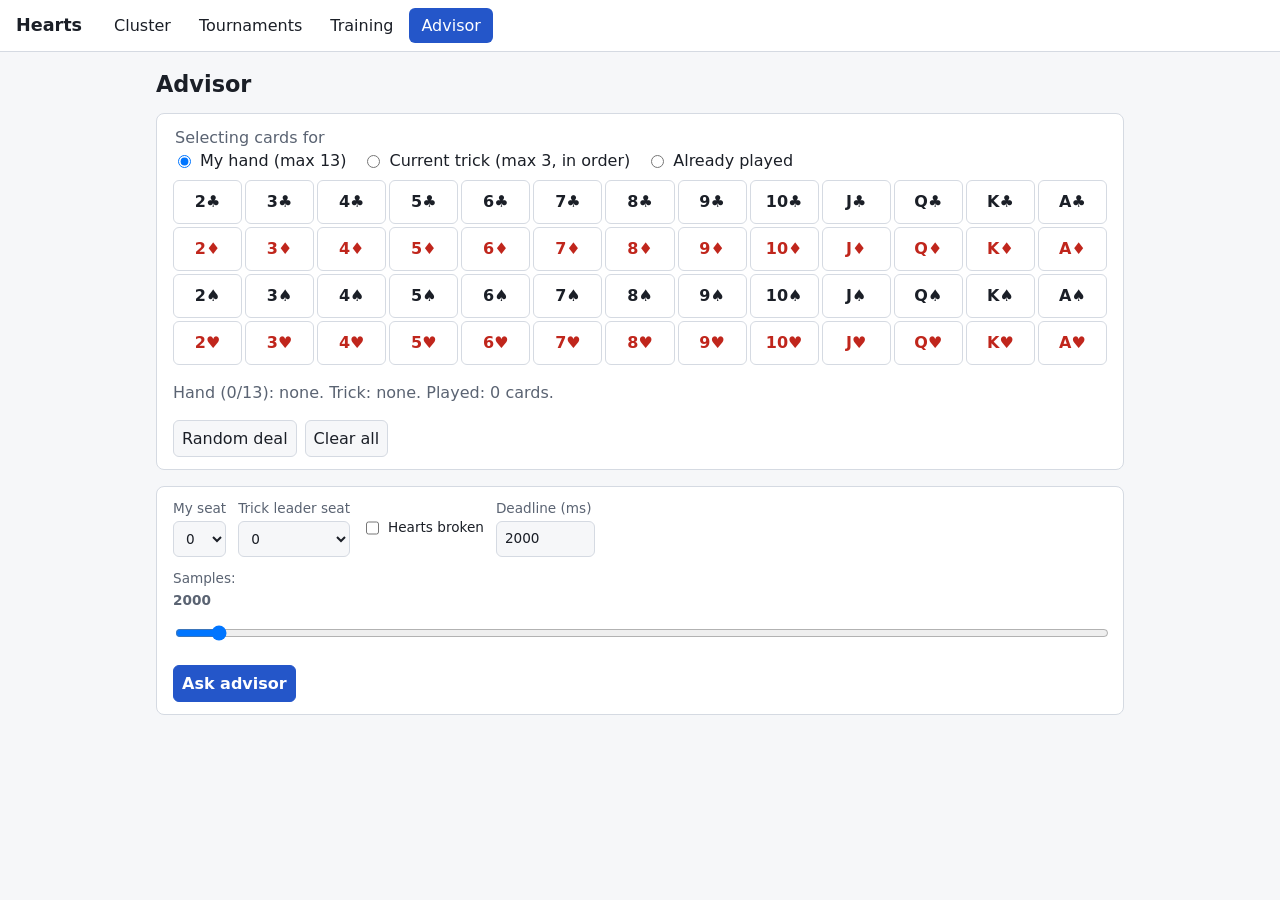
<file: web/advisor.html>
<!doctype html>
<!-- Advisor page: card picker, parameters, and expected-points results. Logic lives in app.js (page "advisor"). -->
<html lang="en">
<head>
<meta charset="utf-8">
<meta name="viewport" content="width=device-width, initial-scale=1">
<meta name="color-scheme" content="light dark">
<title>Hearts Advisor</title>
<link rel="icon" href="data:,">
<link rel="stylesheet" href="style.css">
</head>
<body data-page="advisor">
<header class="top"><strong>Hearts</strong><nav id="nav" aria-label="Main"></nav></header>
<main>
  <h1>Advisor</h1>
  <section class="panel" aria-label="Card picker">
    <fieldset class="modes" style="border:0;padding:0;margin:0 0 8px">
      <legend class="muted">Selecting cards for</legend>
      <label><input type="radio" name="mode" value="hand" checked> My hand (max 13)</label>
      <label><input type="radio" name="mode" value="trick"> Current trick (max 3, in order)</label>
      <label><input type="radio" name="mode" value="played"> Already played</label>
    </fieldset>
    <div class="deck" id="deck"></div>
    <p class="muted" id="summary" aria-live="polite"></p>
    <div class="row" style="display:flex;gap:8px;flex-wrap:wrap">
      <button type="button" id="random">Random deal</button>
      <button type="button" id="clear">Clear all</button>
    </div>
  </section>

  <form class="panel" id="advise">
    <div class="row">
      <label>My seat <select id="a-seat"><option>0</option><option>1</option><option>2</option><option>3</option></select></label>
      <label>Trick leader seat <select id="a-leader"><option>0</option><option>1</option><option>2</option><option>3</option></select></label>
      <label style="flex-direction:row;align-items:center;gap:6px;color:var(--text)"><input type="checkbox" id="a-broken"> Hearts broken</label>
      <label>Deadline (ms) <input type="number" id="a-deadline" min="1" max="60000" value="2000"></label>
    </div>
    <div class="row"><label style="flex:1">Samples: <b id="a-samples-v">2000</b>
      <input type="range" id="a-samples" min="100" max="50000" step="100" value="2000"></label></div>
    <button type="submit" class="primary" id="a-go">Ask advisor</button>
  </form>

  <section class="panel" id="result" aria-live="polite" hidden>
    <h2 style="margin-top:0">Expected points per card (lower is better)</h2>
    <div id="r-alert"></div>
    <div class="bars" id="r-bars"></div>
    <p class="kv muted" id="r-stats"></p>
  </section>
</main>
<div id="toasts" role="status" aria-live="polite"></div>
<script src="mock.js"></script>
<script src="app.js"></script>
</body>
</html>
</file>
<file: web/style.css>
/* style.css - shared theme (light/dark via CSS variables) and layout for all pages. */
:root {
  --bg: #f6f7f9; --surface: #ffffff; --text: #1b1f27; --muted: #5a6372; --border: #d5dae2;
  --accent: #2456c9; --accent-text: #ffffff; --good: #1b7a3d; --warn: #a15c00; --bad: #b3261e;
  --red-suit: #c0261c; --black-suit: #1b1f27;
  --c-pending: #8a93a3; --c-leased: #d98a00; --c-done: #1b7a3d; --c-failed: #b3261e; --c-cancelled: #6b4fa3;
  --n0: #2456c9; --n1: #1b7a3d; --n2: #a15c00; --n3: #8a3fa8; --n4: #0e7c86; --n5: #b3261e;
  --best-bg: #e3f3e8;
}
@media (prefers-color-scheme: dark) {
  :root {
    --bg: #12151b; --surface: #1c2029; --text: #e6e9ef; --muted: #9aa4b5; --border: #333a47;
    --accent: #6c9bff; --accent-text: #0b1020; --good: #4cc27a; --warn: #f0a93a; --bad: #ff7b72;
    --red-suit: #ff7b72; --black-suit: #e6e9ef;
    --c-pending: #7b8496; --c-leased: #f0a93a; --c-done: #4cc27a; --c-failed: #ff7b72; --c-cancelled: #b79bf0;
    --n0: #6c9bff; --n1: #4cc27a; --n2: #f0a93a; --n3: #d49bf0; --n4: #4cd0da; --n5: #ff7b72;
    --best-bg: #1d3427;
  }
}
* { box-sizing: border-box; }
body { margin: 0; background: var(--bg); color: var(--text);
  font: 16px/1.45 system-ui, -apple-system, "Segoe UI", sans-serif; }
a { color: var(--accent); }
:focus-visible { outline: 3px solid var(--accent); outline-offset: 2px; }
header.top { background: var(--surface); border-bottom: 1px solid var(--border); padding: 8px 16px;
  display: flex; flex-wrap: wrap; gap: 8px 20px; align-items: center; }
header.top strong { font-size: 1.1rem; }
nav { display: flex; flex-wrap: wrap; gap: 4px; flex: 1; }
nav a { padding: 6px 12px; border-radius: 6px; text-decoration: none; color: var(--text); }
nav a[aria-current="page"] { background: var(--accent); color: var(--accent-text); }
main { max-width: 1000px; margin: 0 auto; padding: 16px; }
h1 { font-size: 1.4rem; margin: 0 0 12px; }
h2 { font-size: 1.1rem; margin: 20px 0 8px; }
.panel { background: var(--surface); border: 1px solid var(--border); border-radius: 8px; padding: 12px 16px; margin-bottom: 16px; }
.muted { color: var(--muted); }
.strip { display: grid; grid-template-columns: repeat(auto-fit, minmax(150px, 1fr)); gap: 12px; margin-bottom: 16px; }
.stat { background: var(--surface); border: 1px solid var(--border); border-radius: 8px; padding: 10px 14px; }
.stat .v { font-size: 1.6rem; font-weight: 600; font-variant-numeric: tabular-nums; }
.stat .l { color: var(--muted); font-size: .85rem; }
.tablewrap { overflow-x: auto; }
table { border-collapse: collapse; width: 100%; font-variant-numeric: tabular-nums; }
th, td { text-align: left; padding: 6px 10px; border-bottom: 1px solid var(--border); white-space: nowrap; }
th { color: var(--muted); font-weight: 600; font-size: .85rem; }
td.num, th.num { text-align: right; }
tr.best { background: var(--best-bg); }
.pill { display: inline-block; padding: 1px 8px; border-radius: 10px; border: 2px solid var(--pc, var(--border)); font-size: .85rem; }
.dot { display: inline-block; width: 10px; height: 10px; border-radius: 50%; background: var(--c-pending); margin-right: 6px; }
.dot.on { background: var(--good); }
.badge { display: inline-block; padding: 1px 8px; border-radius: 4px; font-size: .8rem; font-weight: 600; color: #fff; background: #6b7384; }
.badge.running { background: #a15c00; } .badge.done { background: #1b7a3d; }
.badge.failed { background: #b3261e; } .badge.cancelled { background: #6b4fa3; }
form .row { display: flex; flex-wrap: wrap; gap: 12px; margin-bottom: 12px; }
label { display: flex; flex-direction: column; gap: 2px; font-size: .85rem; color: var(--muted); }
input, select, button { font: inherit; color: var(--text); background: var(--bg); border: 1px solid var(--border); border-radius: 6px; padding: 6px 8px; min-height: 36px; }
input[type=range] { padding: 0; width: 100%; }
button { cursor: pointer; }
button.primary { background: var(--accent); color: var(--accent-text); border-color: var(--accent); font-weight: 600; }
button.danger { color: var(--bad); border-color: var(--bad); }
button:disabled { opacity: .5; cursor: not-allowed; }
.progress, .stack { display: flex; height: 16px; background: var(--border); border-radius: 8px; overflow: hidden; }
.progress > span { background: var(--accent); }
.stack > span { height: 100%; }
.legend { display: flex; flex-wrap: wrap; gap: 4px 16px; margin: 6px 0; font-size: .9rem; }
.legend i { display: inline-block; width: 10px; height: 10px; border-radius: 2px; margin-right: 4px; }
.warn { color: var(--warn); font-weight: 600; }
.alert { border: 2px solid var(--warn); background: var(--surface); color: var(--warn); border-radius: 8px; padding: 8px 12px; font-weight: 600; margin: 8px 0; }
svg.spark { width: 100%; height: 56px; display: block; }
svg.spark polyline { fill: none; stroke: var(--accent); stroke-width: 2; vector-effect: non-scaling-stroke; }
#toasts { position: fixed; bottom: 12px; left: 16px; right: 16px; display: flex; flex-direction: column; gap: 6px; pointer-events: none; z-index: 10; }
.toast { background: var(--bad); color: #fff; padding: 8px 12px; border-radius: 6px; align-self: flex-start; max-width: 100%; pointer-events: auto; }
/* advisor */
.deck { display: grid; grid-template-columns: repeat(13, minmax(0, 1fr)); gap: 3px; }
.card { position: relative; padding: 2px 0; min-height: 44px; text-align: center; font-weight: 600; line-height: 1.1;
  background: var(--surface); color: var(--black-suit); font-size: clamp(.7rem, 3vw, 1rem); }
.card.red { color: var(--red-suit); }
.card.s-hand { background: var(--accent); border-color: var(--accent); color: var(--accent-text); }
.card.s-trick { outline: 3px solid var(--warn); outline-offset: -3px; }
.card.s-played { opacity: .35; text-decoration: line-through; }
.card small { display: block; font-size: .65em; font-weight: 400; }
.modes { display: flex; flex-wrap: wrap; gap: 8px 16px; margin-bottom: 8px; }
.modes label { flex-direction: row; align-items: center; gap: 6px; color: var(--text); font-size: 1rem; }
.modes input { min-height: 0; }
.bars { display: grid; grid-template-columns: 3.2em 1fr 4em; gap: 6px 8px; align-items: center; }
.bars .track { background: var(--border); border-radius: 4px; height: 20px; }
.bars .fill { height: 100%; border-radius: 4px; background: var(--c-pending); }
.bars .fill.best { background: var(--good); }
.bars .best-l { font-weight: 700; }
.kv { display: flex; flex-wrap: wrap; gap: 4px 20px; }
@media (max-width: 520px) { .deck { gap: 2px; } .card { min-height: 40px; } }
/* training */
code.strategy { display: block; flex: 1; min-width: 0; overflow-x: auto; white-space: nowrap; padding: 6px 8px;
  background: var(--bg); border: 1px solid var(--border); border-radius: 6px; font-size: .85rem; }
details summary { cursor: pointer; color: var(--muted); margin-bottom: 4px; }
svg.chart { width: 100%; height: auto; display: block; }
svg.chart text { fill: var(--muted); font-size: 11px; font-family: inherit; }
svg.chart .grid { stroke: var(--border); stroke-width: 1; }
svg.chart .axis { stroke: var(--muted); stroke-width: 1; }
svg.chart .l-mean { fill: none; stroke: var(--accent); stroke-width: 2.5; }
svg.chart .l-best { fill: none; stroke: var(--good); stroke-width: 2.5; }
svg.chart .l-base { fill: none; stroke: var(--warn); stroke-width: 2; stroke-dasharray: 6 4; }
svg.chart .pt-mean { fill: var(--accent); } svg.chart .pt-best { fill: var(--good); }
.legend .sw { display: inline-block; width: 18px; height: 0; border-top: 3px solid var(--accent); margin-right: 6px; vertical-align: middle; }
.legend .sw.best { border-top-color: var(--good); }
.legend .sw.base { border-top: 3px dashed var(--warn); }
.wbar { position: relative; width: 160px; height: 14px; background: var(--border); border-radius: 3px; }
.wbar::after { content: ""; position: absolute; left: 50%; top: -2px; bottom: -2px; width: 1px; background: var(--muted); }
.wbar i { position: absolute; top: 0; bottom: 0; background: var(--accent); }
.wbar i.neg { background: var(--c-cancelled); }
td.hint { white-space: normal; min-width: 14em; color: var(--muted); font-size: .9rem; }
.badge.validating { background: #2456c9; }
</file>
